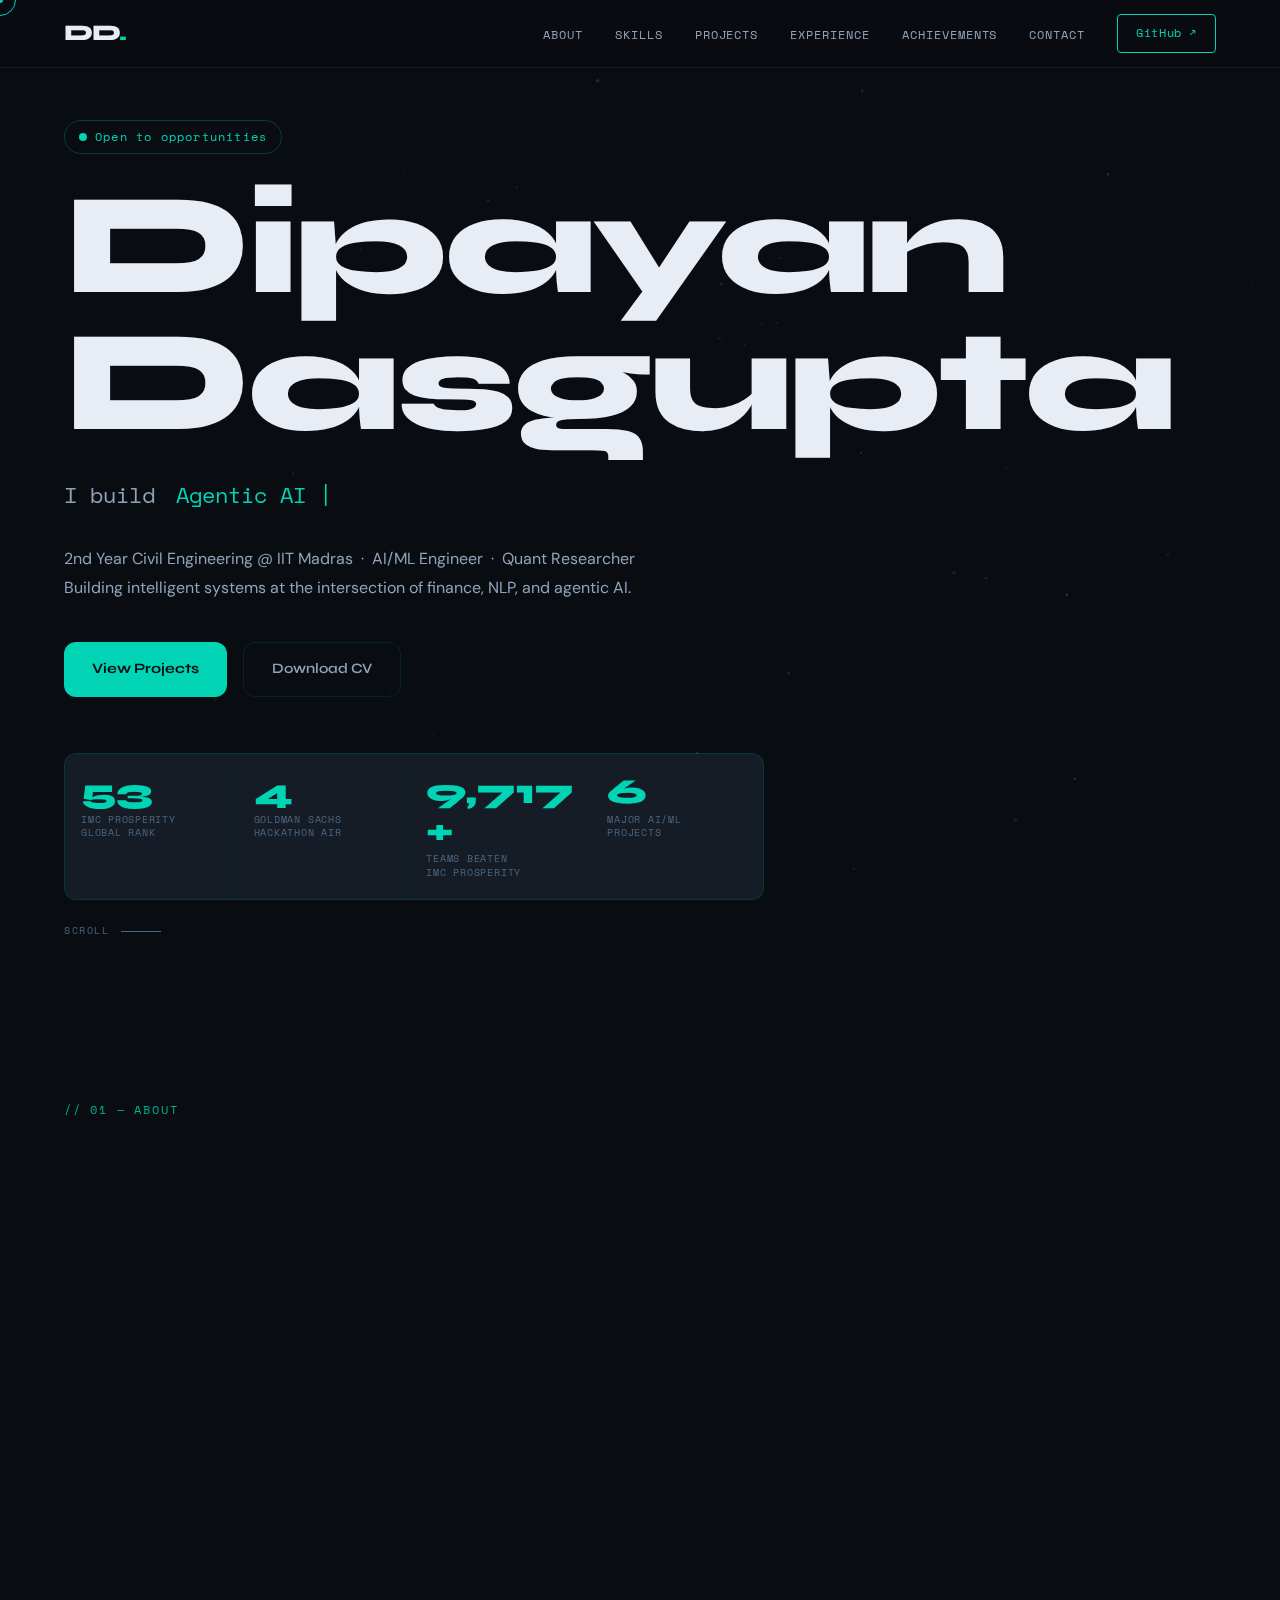
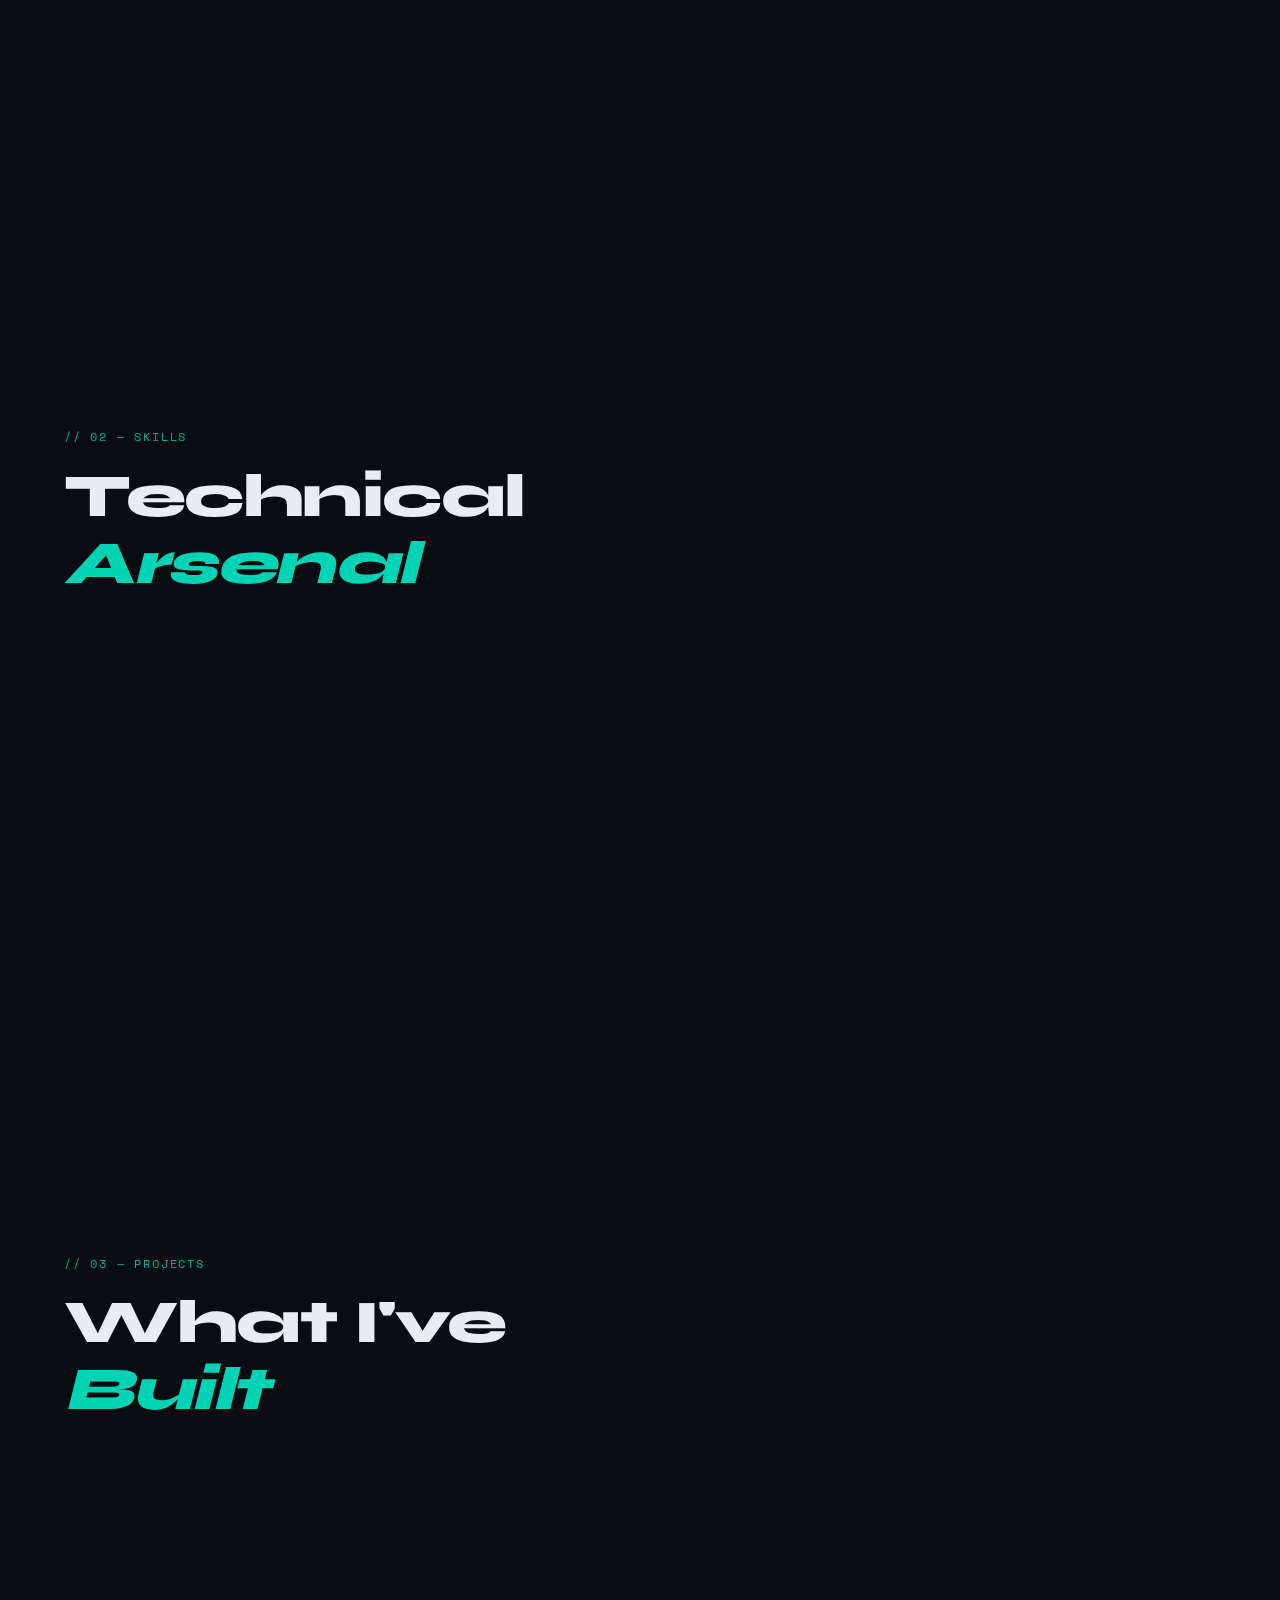
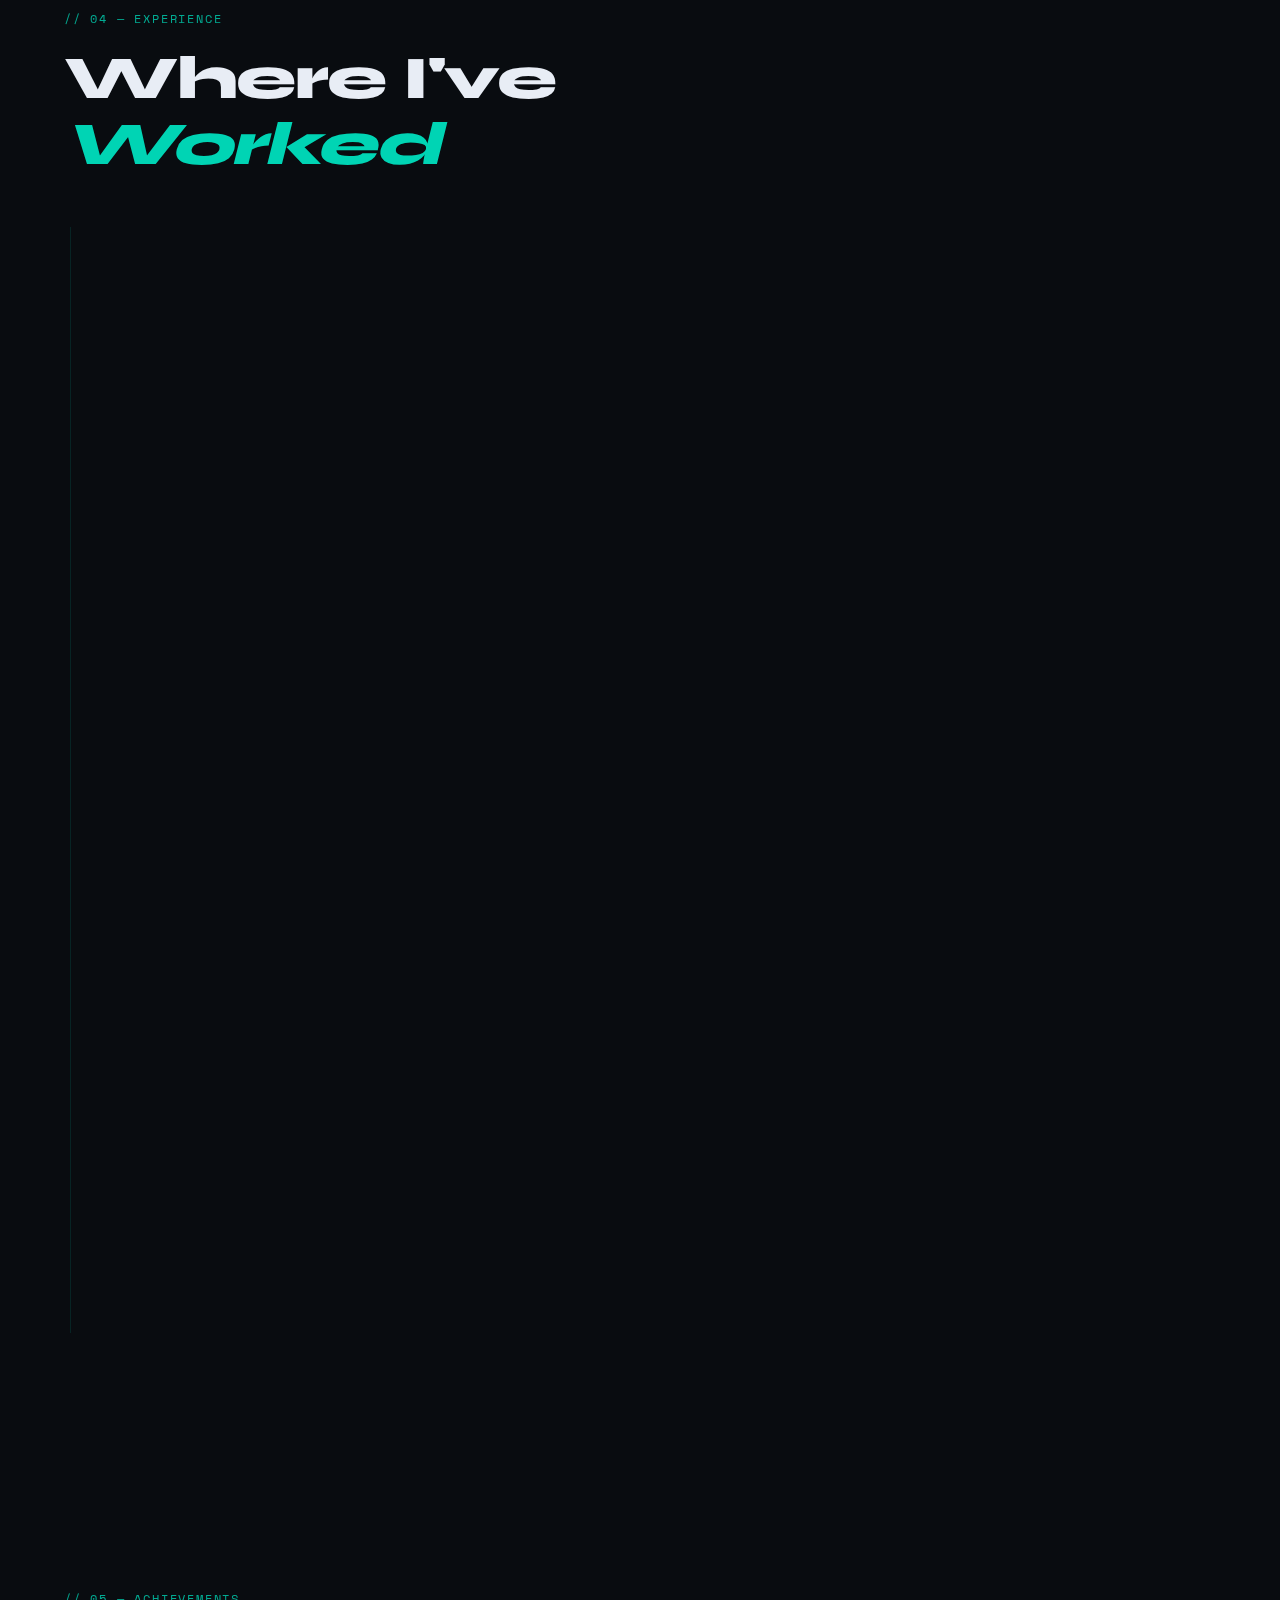
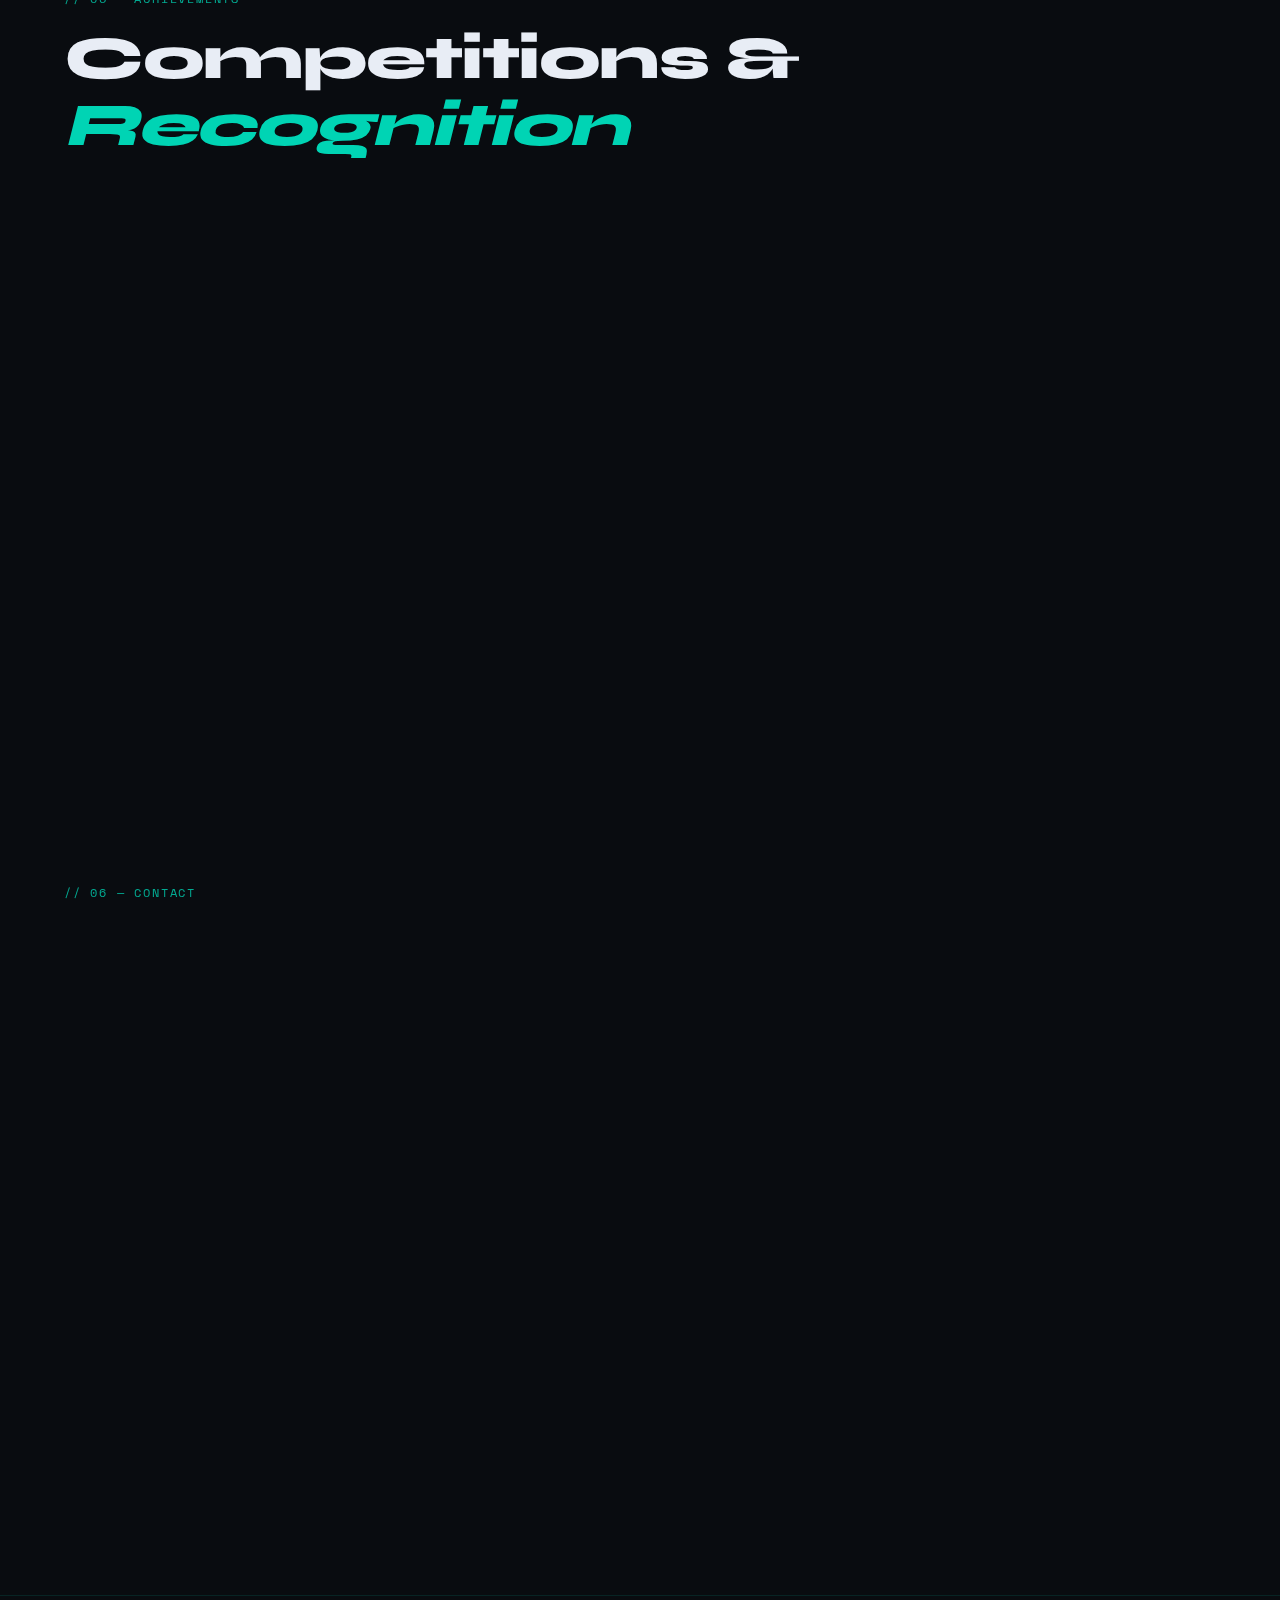
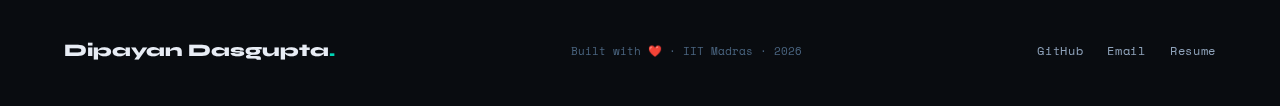
<file: index.html>
<!DOCTYPE html>
<html lang="en">
<head>
  <meta charset="UTF-8" />
  <meta name="viewport" content="width=device-width, initial-scale=1.0" />
  <title>Dipayan Dasgupta — AI/ML Engineer</title>
  <link rel="preconnect" href="https://fonts.googleapis.com" />
  <link href="https://fonts.googleapis.com/css2?family=Space+Mono:ital,wght@0,400;0,700;1,400&family=Syne:wght@400;600;700;800&family=DM+Sans:wght@300;400;500&display=swap" rel="stylesheet" />
  <link rel="stylesheet" href="css/style.css" />
</head>
<body>

  <!-- ===== CANVAS BACKGROUND ===== -->
  <canvas id="bg-canvas"></canvas>

  <!-- ===== CURSOR ===== -->
  <div class="cursor-dot"></div>
  <div class="cursor-ring"></div>

  <!-- ===== NAV ===== -->
  <nav id="navbar">
    <div class="nav-logo">DD<span class="accent">.</span></div>
    <ul class="nav-links">
      <li><a href="#about">About</a></li>
      <li><a href="#skills">Skills</a></li>
      <li><a href="#projects">Projects</a></li>
      <li><a href="#experience">Experience</a></li>
      <li><a href="#achievements">Achievements</a></li>
      <li><a href="#contact">Contact</a></li>
    </ul>
    <a href="https://github.com/DipayanDasgupta" target="_blank" class="nav-cta">GitHub ↗</a>
    <div class="nav-hamburger" id="hamburger">
      <span></span><span></span><span></span>
    </div>
  </nav>

  <!-- ===== HERO ===== -->
  <section id="hero">
    <div class="hero-tag"><span class="dot-pulse"></span> Open to opportunities</div>
    <h1 class="hero-name">
      <span class="line-reveal">Dipayan</span><br/>
      <span class="line-reveal delay-1">Dasgupta</span>
    </h1>
    <div class="hero-roles">
      <span class="role-prefix">I build</span>
      <span class="typed-text" id="typed"></span>
      <span class="cursor-blink">|</span>
    </div>
    <p class="hero-sub fade-in-up">
      2nd Year Civil Engineering @ IIT Madras &nbsp;·&nbsp; AI/ML Engineer &nbsp;·&nbsp; Quant Researcher<br/>
      Building intelligent systems at the intersection of finance, NLP, and agentic AI.
    </p>
    <div class="hero-cta-group fade-in-up delay-2">
      <a href="#projects" class="btn-primary">View Projects</a>
      <a href="RESUME_DIPAYAN_DASGUPTA.pdf" target="_blank" class="btn-outline">Download CV</a>
    </div>
    <div class="hero-stats fade-in-up delay-3">
      <div class="stat-card">
        <span class="stat-num" data-count="66">0</span>
        <span class="stat-label">IMC Prosperity<br/>Global Rank</span>
      </div>
      <div class="stat-card">
        <span class="stat-num" data-count="5">0</span>
        <span class="stat-label">Goldman Sachs<br/>Hackathon AIR</span>
      </div>
      <div class="stat-card">
        <span class="stat-num" data-count="12000">0</span><span class="stat-suffix">+</span>
        <span class="stat-label">Teams Beaten<br/>IMC Prosperity</span>
      </div>
      <div class="stat-card">
        <span class="stat-num" data-count="8">0</span>
        <span class="stat-label">Major AI/ML<br/>Projects</span>
      </div>
    </div>
    <div class="scroll-hint">
      <span>Scroll</span>
      <div class="scroll-line"></div>
    </div>
  </section>

  <!-- ===== ABOUT ===== -->
  <section id="about">
    <div class="section-label">// 01 — About</div>
    <div class="about-grid">
      <div class="about-image-wrap">
        <!-- PLACEHOLDER: Replace src with your photo -->
        <div class="img-placeholder" data-label="Your Photo (400×500px)" style="width:100%;aspect-ratio:4/5;">
          <div class="placeholder-inner">
            <svg width="48" height="48" viewBox="0 0 24 24" fill="none" stroke="currentColor" stroke-width="1.5"><circle cx="12" cy="8" r="4"/><path d="M4 20c0-4 3.6-7 8-7s8 3 8 7"/></svg>
            <p>Profile Photo</p>
            <span>400 × 500 px</span>
          </div>
        </div>
        <div class="about-badge"><span>IIT Madras</span><br/>CE24B059</div>
      </div>
      <div class="about-content">
        <h2 class="section-title">The Builder<br/><em>Behind the Code</em></h2>
        <p>I'm a 2nd-year Civil Engineering student at IIT Madras who wandered into AI and never looked back. I build production-grade intelligent systems — from agentic RAG pipelines and LLM-powered tools to quantitative finance engines and multimodal AI applications.</p>
        <p>Currently founding <strong>Turia Labs</strong>, a supply chain intelligence platform that predicts market movements 24–72 hours before news headlines using maritime data and agentic AI. Also doing on-site work at <strong>ICICI AMC Prudential</strong> in portfolio optimization using ML and sentiment analysis.</p>
        <p>When I'm not building, I'm competing — Global Rank 66 at IMC Prosperity (12,000+ teams), AIR 5 at Goldman Sachs Hackathon, and consistently placing in national-level quant and ML competitions.</p>
        <div class="about-pills">
          <span>Agentic AI</span>
          <span>Quant Finance</span>
          <span>LLM Engineering</span>
          <span>RAG Systems</span>
          <span>Full Stack</span>
          <span>MLOps</span>
        </div>
        <div class="about-links">
          <a href="https://github.com/DipayanDasgupta" target="_blank">GitHub ↗</a>
          <a href="https://linkedin.com" target="_blank">LinkedIn ↗</a>
          <a href="mailto:ce24b059@smail.iitm.ac.in">Email ↗</a>
        </div>
      </div>
    </div>
  </section>

  <!-- ===== SKILLS ===== -->
  <section id="skills">
    <div class="section-label">// 02 — Skills</div>
    <h2 class="section-title">Technical<br/><em>Arsenal</em></h2>
    <div class="skills-grid">

      <div class="skill-category">
        <div class="skill-cat-header"><span class="cat-icon">⚡</span>Languages</div>
        <div class="skill-tags">
          <span class="skill-tag hot">Python</span>
          <span class="skill-tag hot">C++</span>
          <span class="skill-tag">JavaScript</span>
          <span class="skill-tag">Rust</span>
          <span class="skill-tag">Dart</span>
          <span class="skill-tag">SQL</span>
          <span class="skill-tag">NoSQL</span>
        </div>
      </div>

      <div class="skill-category">
        <div class="skill-cat-header"><span class="cat-icon">🧠</span>AI / ML</div>
        <div class="skill-tags">
          <span class="skill-tag hot">PyTorch</span>
          <span class="skill-tag hot">TensorFlow</span>
          <span class="skill-tag hot">LangChain</span>
          <span class="skill-tag hot">LangGraph</span>
          <span class="skill-tag hot">RAG</span>
          <span class="skill-tag">ChromaDB</span>
          <span class="skill-tag">FAISS</span>
          <span class="skill-tag">Scikit-Learn</span>
        </div>
      </div>

      <div class="skill-category">
        <div class="skill-cat-header"><span class="cat-icon">🤖</span>LLM / GenAI</div>
        <div class="skill-tags">
          <span class="skill-tag hot">Gemini</span>
          <span class="skill-tag hot">OpenAI</span>
          <span class="skill-tag">Groq</span>
          <span class="skill-tag">ElevenLabs</span>
          <span class="skill-tag">D-ID</span>
          <span class="skill-tag">Whisper</span>
          <span class="skill-tag">Prompt Eng.</span>
        </div>
      </div>

      <div class="skill-category">
        <div class="skill-cat-header"><span class="cat-icon">🔧</span>Backend</div>
        <div class="skill-tags">
          <span class="skill-tag hot">FastAPI</span>
          <span class="skill-tag">Flask</span>
          <span class="skill-tag">Node.js</span>
          <span class="skill-tag">Celery</span>
          <span class="skill-tag">Redis</span>
          <span class="skill-tag hot">Docker</span>
          <span class="skill-tag">REST APIs</span>
          <span class="skill-tag">Streamlit</span>
        </div>
      </div>

      <div class="skill-category">
        <div class="skill-cat-header"><span class="cat-icon">🛠</span>Tools & Others</div>
        <div class="skill-tags">
          <span class="skill-tag">Git</span>
          <span class="skill-tag">Linux</span>
          <span class="skill-tag">Playwright</span>
          <span class="skill-tag">Selenium</span>
          <span class="skill-tag">Scrapy</span>
          <span class="skill-tag">spaCy</span>
          <span class="skill-tag">OCR</span>
          <span class="skill-tag">OpenCV</span>
          <span class="skill-tag">React</span>
          <span class="skill-tag">Next.js</span>
        </div>
      </div>

      <div class="skill-category">
        <div class="skill-cat-header"><span class="cat-icon">📈</span>Quant / Finance</div>
        <div class="skill-tags">
          <span class="skill-tag hot">Portfolio Optimization</span>
          <span class="skill-tag">Backtesting</span>
          <span class="skill-tag">Risk Parity</span>
          <span class="skill-tag">Fama-French</span>
          <span class="skill-tag">QuantStats</span>
          <span class="skill-tag">yfinance</span>
          <span class="skill-tag">DRL Trading</span>
        </div>
      </div>

    </div>
  </section>

  <!-- ===== PROJECTS ===== -->
  <section id="projects">
    <div class="section-label">// 03 — Projects</div>
    <h2 class="section-title">What I've<br/><em>Built</em></h2>

    <!-- Featured Project -->
    <div class="project-featured">
      <div class="project-featured-img">
        <!-- PLACEHOLDER: Replace with project screenshot -->
        <div class="img-placeholder" data-label="Turia Labs Dashboard Screenshot (1200×700px)" style="width:100%;aspect-ratio:12/7;">
          <div class="placeholder-inner">
            <svg width="48" height="48" viewBox="0 0 24 24" fill="none" stroke="currentColor" stroke-width="1.5"><rect x="2" y="3" width="20" height="14" rx="2"/><path d="M8 21h8M12 17v4"/></svg>
            <p>Dashboard Screenshot</p>
            <span>1200 × 700 px</span>
          </div>
        </div>
        <div class="project-badge-live">🟢 Live / Active</div>
      </div>
      <div class="project-featured-content">
        <div class="project-date">Feb 2026 — Present</div>
        <h3>Turia Labs: Sovereign Supply Chain Intelligence</h3>
        <p class="project-role">Founder & Lead Architect</p>
        <p>An end-to-end platform generating <strong>"physical alpha"</strong> by analyzing maritime data to predict market movements <strong>24–72 hours before news headlines</strong>. Scrapes 7 major Indian ports, uses LangGraph + Gemini 2.5 for agentic investigation of supply chain anomalies.</p>
        <div class="project-tech">
          <span>LangGraph</span><span>Gemini 2.5</span><span>FastAPI</span><span>Next.js</span><span>Playwright</span><span>SQLAlchemy</span>
        </div>
        <div class="project-links">
          <a href="https://github.com/DipayanDasgupta" class="btn-ghost" target="_blank">GitHub ↗</a>
        </div>
      </div>
    </div>

    <!-- Project Grid -->
    <div class="projects-grid">

      <div class="project-card" data-index="0">
        <div class="project-card-img">
          <div class="img-placeholder" data-label="KDSH Hackathon Screenshot (600×340px)" style="width:100%;aspect-ratio:16/9;">
            <div class="placeholder-inner"><svg width="32" height="32" viewBox="0 0 24 24" fill="none" stroke="currentColor" stroke-width="1.5"><path d="M12 20h9M16.5 3.5a2.121 2.121 0 013 3L7 19l-4 1 1-4L16.5 3.5z"/></svg><p>Project Screenshot</p><span>600 × 340 px</span></div>
          </div>
        </div>
        <div class="project-card-body">
          <div class="project-card-tag">🏆 KDSH 2026 Finalist · Top 10</div>
          <h4>AI Narrative Consistency Checker</h4>
          <p>Multi-agent RAG with adversarial <em>Prosecutor vs. Defender</em> architecture to verify narrative consistency across 100k+ word novels. Real-time ingestion via Pathway VectorStoreServer.</p>
          <div class="project-tech"><span>Pathway</span><span>Gemini 2.5</span><span>RAG</span><span>Python</span></div>
          <div class="project-links"><a href="https://github.com/DipayanDasgupta" target="_blank">View Code ↗</a></div>
        </div>
      </div>

      <div class="project-card" data-index="1">
        <div class="project-card-img">
          <div class="img-placeholder" data-label="Portfolio Optimizer Screenshot (600×340px)" style="width:100%;aspect-ratio:16/9;">
            <div class="placeholder-inner"><svg width="32" height="32" viewBox="0 0 24 24" fill="none" stroke="currentColor" stroke-width="1.5"><polyline points="22 12 18 12 15 21 9 3 6 12 2 12"/></svg><p>Project Screenshot</p><span>600 × 340 px</span></div>
          </div>
        </div>
        <div class="project-card-body">
          <div class="project-card-tag">📊 Quant Finance</div>
          <h4>AI Portfolio Optimizer & Backtesting Engine</h4>
          <p>Professional-grade quant investment platform with ML-driven strategy (LightGBM), walk-forward backtesting, HRP rebalancing, 30+ KPIs, and Gemini-powered natural language summaries.</p>
          <div class="project-tech"><span>LightGBM</span><span>Celery</span><span>Redis</span><span>Gemini</span><span>QuantStats</span></div>
          <div class="project-links"><a href="https://github.com/DipayanDasgupta" target="_blank">View Code ↗</a></div>
        </div>
      </div>

      <div class="project-card" data-index="2">
        <div class="project-card-img">
          <div class="img-placeholder" data-label="RAG Chatbot Screenshot (600×340px)" style="width:100%;aspect-ratio:16/9;">
            <div class="placeholder-inner"><svg width="32" height="32" viewBox="0 0 24 24" fill="none" stroke="currentColor" stroke-width="1.5"><path d="M21 15a2 2 0 01-2 2H7l-4 4V5a2 2 0 012-2h14a2 2 0 012 2z"/></svg><p>Project Screenshot</p><span>600 × 340 px</span></div>
          </div>
        </div>
        <div class="project-card-body">
          <div class="project-card-tag">🎤 Voice AI · Multimodal</div>
          <h4>Shaastra 2025 Multimodal RAG Chatbot</h4>
          <p>Local-first AI chatbot with full voice interaction (Faster-Whisper STT, Parler-TTS with Indian accent). Agentic RAG via LangGraph + Knowledge Graph hybrid search. Optimized for 6GB VRAM.</p>
          <div class="project-tech"><span>LangGraph</span><span>ChromaDB</span><span>NetworkX</span><span>Llama 3.2</span></div>
          <div class="project-links"><a href="https://github.com/DipayanDasgupta" target="_blank">View Code ↗</a></div>
        </div>
      </div>

      <div class="project-card" data-index="3">
        <div class="project-card-img">
          <div class="img-placeholder" data-label="AI Portfolio Agent Screenshot (600×340px)" style="width:100%;aspect-ratio:16/9;">
            <div class="placeholder-inner"><svg width="32" height="32" viewBox="0 0 24 24" fill="none" stroke="currentColor" stroke-width="1.5"><line x1="12" y1="20" x2="12" y2="10"/><line x1="18" y1="20" x2="18" y2="4"/><line x1="6" y1="20" x2="6" y2="16"/></svg><p>Project Screenshot</p><span>600 × 340 px</span></div>
          </div>
        </div>
        <div class="project-card-body">
          <div class="project-card-tag">🤖 AI Agent · Real-Time</div>
          <h4>AI Portfolio Agent (Real-Time Market Analysis)</h4>
          <p>Multi-page Streamlit dashboard for live Indian market tracking with AI agent creating optimal portfolios, DRL trading simulations (OpenAI Gym), risk metrics (Beta, VaR, CVaR).</p>
          <div class="project-tech"><span>Streamlit</span><span>Gemini</span><span>TensorFlow</span><span>OpenAI Gym</span></div>
          <div class="project-links"><a href="https://github.com/DipayanDasgupta" target="_blank">View Code ↗</a></div>
        </div>
      </div>

      <div class="project-card" data-index="4">
        <div class="project-card-img">
          <div class="img-placeholder" data-label="Cricket Video Generator Screenshot (600×340px)" style="width:100%;aspect-ratio:16/9;">
            <div class="placeholder-inner"><svg width="32" height="32" viewBox="0 0 24 24" fill="none" stroke="currentColor" stroke-width="1.5"><polygon points="23 7 16 12 23 17 23 7"/><rect x="1" y="5" width="15" height="14" rx="2"/></svg><p>Project Screenshot</p><span>600 × 340 px</span></div>
          </div>
        </div>
        <div class="project-card-body">
          <div class="project-card-tag">🎬 Generative Video</div>
          <h4>AI Cricket Commentary Video Generator</h4>
          <p>Automated broadcast-quality video generation: Gemini AI scripts, D-ID AI presenter with lip-sync, ElevenLabs voice cloning, MoviePy composition with animated charts.</p>
          <div class="project-tech"><span>D-ID</span><span>ElevenLabs</span><span>Gemini</span><span>MoviePy</span><span>FastAPI</span></div>
          <div class="project-links"><a href="https://github.com/DipayanDasgupta" target="_blank">View Code ↗</a></div>
        </div>
      </div>

      <div class="project-card" data-index="5">
        <div class="project-card-img">
          <div class="img-placeholder" data-label="News Analyzer Screenshot (600×340px)" style="width:100%;aspect-ratio:16/9;">
            <div class="placeholder-inner"><svg width="32" height="32" viewBox="0 0 24 24" fill="none" stroke="currentColor" stroke-width="1.5"><path d="M4 22h16a2 2 0 002-2V4a2 2 0 00-2-2H8a2 2 0 00-2 2v16a2 2 0 01-2 2zm0 0a2 2 0 01-2-2v-9c0-1.1.9-2 2-2h2"/></svg><p>Project Screenshot</p><span>600 × 340 px</span></div>
          </div>
        </div>
        <div class="project-card-body">
          <div class="project-card-tag">📰 NLP · Scraping</div>
          <h4>Sectoral News Analyzer & Custom Web Scraper</h4>
          <p>Scrapy + Playwright pipeline for Indian financial news (Moneycontrol). Dual sentiment analysis: VADER (lexical) + Gemini (contextual). Flask UI with Chart.js visualizations.</p>
          <div class="project-tech"><span>Scrapy</span><span>Playwright</span><span>VADER</span><span>Gemini</span><span>Flask</span></div>
          <div class="project-links"><a href="https://github.com/DipayanDasgupta" target="_blank">View Code ↗</a></div>
        </div>
      </div>

    </div>
  </section>

  <!-- ===== EXPERIENCE ===== -->
  <section id="experience">
    <div class="section-label">// 04 — Experience</div>
    <h2 class="section-title">Where I've<br/><em>Worked</em></h2>
    <div class="timeline">

      <div class="timeline-item">
        <div class="timeline-dot"></div>
        <div class="timeline-date">Feb 2026 — Present</div>
        <div class="timeline-card">
          <div class="tl-header">
            <div class="tl-img">
              <div class="img-placeholder" data-label="Turia Labs Logo (80×80px)" style="width:80px;height:80px;">
                <div class="placeholder-inner small"><span>Logo</span></div>
              </div>
            </div>
            <div>
              <h4>Founder & Lead Architect</h4>
              <p class="tl-company">Turia Labs</p>
            </div>
          </div>
          <p>Building a sovereign supply chain intelligence platform using agentic AI and maritime data to generate trading signals 24–72 hours ahead of market-moving news.</p>
          <div class="project-tech"><span>LangGraph</span><span>Gemini 2.5</span><span>FastAPI</span><span>Next.js</span></div>
        </div>
      </div>

      <div class="timeline-item">
        <div class="timeline-dot"></div>
        <div class="timeline-date">Jun 2025 — Present</div>
        <div class="timeline-card">
          <div class="tl-header">
            <div class="tl-img">
              <div class="img-placeholder" data-label="ICICI AMC Logo (80×80px)" style="width:80px;height:80px;">
                <div class="placeholder-inner small"><span>Logo</span></div>
              </div>
            </div>
            <div>
              <h4>Onsite Intern</h4>
              <p class="tl-company">ICICI AMC Prudential</p>
            </div>
          </div>
          <p>Portfolio optimization using ML and LLM-based news sentiment analysis for generating trading signals in a live production environment.</p>
          <div class="project-tech"><span>ML</span><span>LLM</span><span>Sentiment Analysis</span></div>
        </div>
      </div>

      <div class="timeline-item">
        <div class="timeline-dot"></div>
        <div class="timeline-date">May 2025 — Present</div>
        <div class="timeline-card">
          <div class="tl-header">
            <div class="tl-img">
              <div class="img-placeholder" data-label="Shaastra 2026 Logo (80×80px)" style="width:80px;height:80px;">
                <div class="placeholder-inner small"><span>Logo</span></div>
              </div>
            </div>
            <div>
              <h4>MLOps Developer</h4>
              <p class="tl-company">Shaastra 2026 | Webops Club IITM</p>
            </div>
          </div>
          <p>Building LLM-integrated chatbot for the Shaastra Portal and SMAIL email classifier (Groq LLM + PostgreSQL) for campus email infrastructure.</p>
          <div class="project-tech"><span>Groq LLM</span><span>Docker</span><span>PostgreSQL</span><span>Flask</span></div>
        </div>
      </div>

      <div class="timeline-item">
        <div class="timeline-dot"></div>
        <div class="timeline-date">Jan 2025 — Mar 2025</div>
        <div class="timeline-card">
          <div class="tl-header">
            <div class="tl-img">
              <div class="img-placeholder" data-label="Everyst Group Logo (80×80px)" style="width:80px;height:80px;">
                <div class="placeholder-inner small"><span>Logo</span></div>
              </div>
            </div>
            <div>
              <h4>Remote Intern — Quant Research</h4>
              <p class="tl-company">Everyst Group</p>
            </div>
          </div>
          <p>Quantitative securities research and analysis for developing trading strategies and portfolio management solutions.</p>
          <div class="project-tech"><span>Quant Research</span><span>Trading Strategies</span></div>
        </div>
      </div>

    </div>
  </section>

  <!-- ===== ACHIEVEMENTS ===== -->
  <section id="achievements">
    <div class="section-label">// 05 — Achievements</div>
    <h2 class="section-title">Competitions &<br/><em>Recognition</em></h2>
    <div class="achievements-grid">

      <div class="ach-card gold">
        <div class="ach-rank">🥇</div>
        <h4>IMC Prosperity 2025</h4>
        <p class="ach-result">Global Rank <strong>66</strong> · India Rank <strong>9</strong></p>
        <p class="ach-desc">Out of 12,000+ teams worldwide in algorithmic trading competition.</p>
      </div>

      <div class="ach-card gold">
        <div class="ach-rank">🏆</div>
        <h4>Goldman Sachs Hackathon 2025</h4>
        <p class="ach-result">All India Rank <strong>5</strong></p>
        <p class="ach-desc">National-level hackathon for quantitative and technology problems.</p>
      </div>

      <div class="ach-card silver">
        <div class="ach-rank">🥈</div>
        <h4>KDSH 2026 Hackathon</h4>
        <p class="ach-result">Top <strong>10</strong> Finalist</p>
        <p class="ach-desc">Track: Systems Reasoning with NLP & GenAI.</p>
      </div>

      <div class="ach-card silver">
        <div class="ach-rank">🌐</div>
        <h4>WorldQuant BRAIN 2025</h4>
        <p class="ach-result"><strong>National Finals</strong></p>
        <p class="ach-desc">Selected for national finals in quantitative research competition.</p>
      </div>

      <div class="ach-card bronze">
        <div class="ach-rank">⚡</div>
        <h4>Appian Tech @ IITM</h4>
        <p class="ach-result">Rank <strong>9</strong></p>
        <p class="ach-desc">Technology competition at IIT Madras.</p>
      </div>

      <div class="ach-card bronze">
        <div class="ach-rank">💻</div>
        <h4>Codeforces</h4>
        <p class="ach-result"><strong>Specialist</strong> · Max 1600</p>
        <p class="ach-desc">Shaastra Contest 2025: Global Rank 29. IICPC Merit Certificate (AIR 440).</p>
      </div>

      <div class="ach-card">
        <div class="ach-rank">🎓</div>
        <h4>JEE Advanced 2024</h4>
        <p class="ach-result">AIR <strong>5672</strong></p>
        <p class="ach-desc">BITSAT: 323. Secured admission to IIT Madras.</p>
      </div>

      <div class="ach-card">
        <div class="ach-rank">🏦</div>
        <h4>Inter IIT Quant Contingent</h4>
        <p class="ach-result">Oct–Dec 2025</p>
        <p class="ach-desc">Ebullient Securities problem: exhaustive data analysis, trading algorithm development, regime classification.</p>
      </div>

    </div>
  </section>

  <!-- ===== CONTACT ===== -->
  <section id="contact">
    <div class="section-label">// 06 — Contact</div>
    <div class="contact-wrapper">
      <div class="contact-text">
        <h2 class="section-title">Let's Build<br/><em>Something.</em></h2>
        <p>I'm always open to interesting projects, research collaborations, and internship opportunities. Whether it's agentic AI, quant finance, or something I haven't thought of yet — let's talk.</p>
        <div class="contact-links">
          <a href="mailto:ce24b059@smail.iitm.ac.in" class="contact-link">
            <span class="contact-link-icon">✉</span>
            ce24b059@smail.iitm.ac.in
          </a>
          <a href="mailto:deep.dasgupta2006@gmail.com" class="contact-link">
            <span class="contact-link-icon">✉</span>
            deep.dasgupta2006@gmail.com
          </a>
          <a href="tel:+918928315649" class="contact-link">
            <span class="contact-link-icon">📞</span>
            +91 8928315649
          </a>
          <a href="https://github.com/DipayanDasgupta" target="_blank" class="contact-link">
            <span class="contact-link-icon">⌥</span>
            github.com/DipayanDasgupta
          </a>
        </div>
      </div>
      <div class="contact-form-wrap">
        <form class="contact-form" id="contactForm">
          <div class="form-row">
            <input type="text" placeholder="Your Name" required />
            <input type="email" placeholder="Your Email" required />
          </div>
          <input type="text" placeholder="Subject" />
          <textarea rows="5" placeholder="Your message..."></textarea>
          <button type="submit" class="btn-primary">Send Message →</button>
        </form>
      </div>
    </div>
  </section>

  <!-- ===== FOOTER ===== -->
  <footer>
    <div class="footer-inner">
      <div class="footer-logo">Dipayan Dasgupta<span class="accent">.</span></div>
      <p>Built with ❤️ · IIT Madras · 2026</p>
      <div class="footer-links">
        <a href="https://github.com/DipayanDasgupta" target="_blank">GitHub</a>
        <a href="mailto:ce24b059@smail.iitm.ac.in">Email</a>
        <a href="RESUME_DIPAYAN_DASGUPTA.pdf" target="_blank">Resume</a>
      </div>
    </div>
  </footer>

  <script src="js/main.js"></script>
</body>
</html>
</file>
<file: css/style.css>
/* ============================================================
   DIPAYAN DASGUPTA — PORTFOLIO
   Aesthetic: Dark Terminal-Meets-Bloomberg · Futuristic Data
   ============================================================ */

/* ---- TOKENS ---- */
:root {
  --bg: #090c10;
  --bg2: #0e1117;
  --bg3: #141920;
  --surface: #161c25;
  --surface2: #1e2733;
  --border: rgba(0,210,180,0.12);
  --accent: #00d4b4;
  --accent2: #00a8ff;
  --accent3: #ff6b35;
  --gold: #f5c518;
  --text: #e8edf5;
  --text2: #8fa3bb;
  --text3: #4a6580;
  --font-display: 'Syne', sans-serif;
  --font-mono: 'Space Mono', monospace;
  --font-body: 'DM Sans', sans-serif;
  --radius: 12px;
  --radius-lg: 20px;
  --shadow: 0 8px 40px rgba(0,0,0,0.5);
  --glow: 0 0 30px rgba(0,212,180,0.15);
}

/* ---- RESET ---- */
*, *::before, *::after { box-sizing: border-box; margin: 0; padding: 0; }
html { scroll-behavior: smooth; font-size: 16px; }
body {
  background: var(--bg);
  color: var(--text);
  font-family: var(--font-body);
  line-height: 1.7;
  overflow-x: hidden;
  cursor: none;
}
a { color: inherit; text-decoration: none; }
img { display: block; max-width: 100%; }
ul { list-style: none; }

/* ---- CANVAS BG ---- */
#bg-canvas {
  position: fixed;
  top: 0; left: 0;
  width: 100%; height: 100%;
  z-index: 0;
  pointer-events: none;
  opacity: 0.35;
}

/* ---- CUSTOM CURSOR ---- */
.cursor-dot {
  position: fixed;
  width: 6px; height: 6px;
  background: var(--accent);
  border-radius: 50%;
  pointer-events: none;
  z-index: 9999;
  transform: translate(-50%, -50%);
  transition: transform 0.05s;
}
.cursor-ring {
  position: fixed;
  width: 32px; height: 32px;
  border: 1.5px solid rgba(0,212,180,0.5);
  border-radius: 50%;
  pointer-events: none;
  z-index: 9998;
  transform: translate(-50%, -50%);
  transition: transform 0.12s ease, width 0.2s, height 0.2s, border-color 0.2s;
}
body:hover .cursor-ring { border-color: var(--accent); }
a:hover ~ .cursor-ring, button:hover ~ .cursor-ring { width: 48px; height: 48px; }

/* ---- SCROLLBAR ---- */
::-webkit-scrollbar { width: 4px; }
::-webkit-scrollbar-track { background: var(--bg); }
::-webkit-scrollbar-thumb { background: var(--accent); border-radius: 2px; }

/* ============================================================
   NAVBAR
   ============================================================ */
#navbar {
  position: fixed;
  top: 0; left: 0; right: 0;
  z-index: 1000;
  display: flex;
  align-items: center;
  padding: 0 5%;
  height: 68px;
  background: rgba(9,12,16,0.85);
  backdrop-filter: blur(16px);
  border-bottom: 1px solid var(--border);
  transition: background 0.3s;
}
.nav-logo {
  font-family: var(--font-display);
  font-weight: 800;
  font-size: 1.4rem;
  letter-spacing: -1px;
  color: var(--text);
  margin-right: auto;
}
.nav-links {
  display: flex;
  gap: 2rem;
  margin: 0 2rem;
}
.nav-links a {
  font-family: var(--font-mono);
  font-size: 0.75rem;
  color: var(--text2);
  text-transform: uppercase;
  letter-spacing: 0.08em;
  transition: color 0.2s;
  position: relative;
}
.nav-links a::after {
  content: '';
  position: absolute;
  bottom: -4px; left: 0;
  width: 0; height: 1px;
  background: var(--accent);
  transition: width 0.3s;
}
.nav-links a:hover { color: var(--accent); }
.nav-links a:hover::after { width: 100%; }
.nav-cta {
  font-family: var(--font-mono);
  font-size: 0.75rem;
  padding: 8px 18px;
  border: 1px solid var(--accent);
  border-radius: 4px;
  color: var(--accent);
  letter-spacing: 0.05em;
  transition: background 0.2s, color 0.2s;
}
.nav-cta:hover { background: var(--accent); color: var(--bg); }
.nav-hamburger { display: none; flex-direction: column; gap: 5px; cursor: pointer; }
.nav-hamburger span { display: block; width: 24px; height: 2px; background: var(--text); border-radius: 2px; transition: 0.3s; }

/* ============================================================
   COMMON
   ============================================================ */
section {
  position: relative;
  z-index: 1;
  padding: 100px 5% 80px;
  max-width: 1300px;
  margin: 0 auto;
}
.section-label {
  font-family: var(--font-mono);
  font-size: 0.75rem;
  color: var(--accent);
  letter-spacing: 0.15em;
  text-transform: uppercase;
  margin-bottom: 1rem;
  opacity: 0.8;
}
.section-title {
  font-family: var(--font-display);
  font-size: clamp(2.2rem, 5vw, 3.8rem);
  font-weight: 800;
  line-height: 1.1;
  letter-spacing: -1.5px;
  margin-bottom: 2.5rem;
  color: var(--text);
}
.section-title em {
  font-style: italic;
  color: var(--accent);
}
.accent { color: var(--accent); }

/* Buttons */
.btn-primary {
  display: inline-flex;
  align-items: center;
  gap: 8px;
  padding: 14px 28px;
  background: var(--accent);
  color: var(--bg);
  font-family: var(--font-display);
  font-weight: 700;
  font-size: 0.9rem;
  border-radius: var(--radius);
  border: none;
  cursor: pointer;
  transition: transform 0.2s, box-shadow 0.2s;
}
.btn-primary:hover { transform: translateY(-2px); box-shadow: 0 8px 24px rgba(0,212,180,0.35); }
.btn-outline {
  display: inline-flex;
  align-items: center;
  padding: 14px 28px;
  border: 1.5px solid var(--border);
  border-radius: var(--radius);
  color: var(--text2);
  font-family: var(--font-display);
  font-weight: 600;
  font-size: 0.9rem;
  transition: border-color 0.2s, color 0.2s;
}
.btn-outline:hover { border-color: var(--accent); color: var(--accent); }
.btn-ghost {
  font-family: var(--font-mono);
  font-size: 0.8rem;
  color: var(--accent);
  letter-spacing: 0.05em;
  padding: 6px 0;
  border-bottom: 1px solid transparent;
  transition: border-color 0.2s;
}
.btn-ghost:hover { border-color: var(--accent); }

/* Image Placeholders */
.img-placeholder {
  background: var(--surface);
  border: 1.5px dashed var(--border);
  border-radius: var(--radius);
  overflow: hidden;
  position: relative;
  display: flex;
  align-items: center;
  justify-content: center;
  transition: border-color 0.3s;
}
.img-placeholder:hover { border-color: var(--accent); }
.placeholder-inner {
  display: flex;
  flex-direction: column;
  align-items: center;
  gap: 8px;
  text-align: center;
  padding: 20px;
  color: var(--text3);
}
.placeholder-inner svg { color: var(--text3); }
.placeholder-inner p {
  font-family: var(--font-mono);
  font-size: 0.75rem;
  color: var(--text2);
}
.placeholder-inner span {
  font-family: var(--font-mono);
  font-size: 0.65rem;
  color: var(--text3);
  background: var(--bg2);
  padding: 2px 8px;
  border-radius: 4px;
}
.placeholder-inner.small { padding: 8px; }
.placeholder-inner.small span {
  font-size: 0.6rem;
  padding: 2px 4px;
}

/* Tags shared */
.project-tech {
  display: flex;
  flex-wrap: wrap;
  gap: 6px;
  margin-top: 12px;
}
.project-tech span {
  font-family: var(--font-mono);
  font-size: 0.68rem;
  padding: 3px 10px;
  background: rgba(0,212,180,0.08);
  border: 1px solid rgba(0,212,180,0.2);
  border-radius: 4px;
  color: var(--accent);
  letter-spacing: 0.04em;
}

/* Scroll reveal */
.reveal {
  opacity: 0;
  transform: translateY(30px);
  transition: opacity 0.6s ease, transform 0.6s ease;
}
.reveal.visible {
  opacity: 1;
  transform: none;
}

/* ============================================================
   HERO
   ============================================================ */
#hero {
  min-height: 100vh;
  display: flex;
  flex-direction: column;
  justify-content: center;
  padding-top: 120px;
  position: relative;
  overflow: hidden;
}
.hero-tag {
  display: inline-flex;
  align-items: center;
  gap: 8px;
  font-family: var(--font-mono);
  font-size: 0.75rem;
  color: var(--accent);
  letter-spacing: 0.1em;
  margin-bottom: 1.5rem;
  padding: 6px 14px;
  border: 1px solid rgba(0,212,180,0.25);
  border-radius: 100px;
  width: fit-content;
}
.dot-pulse {
  width: 8px; height: 8px;
  background: var(--accent);
  border-radius: 50%;
  animation: pulse 2s infinite;
}
@keyframes pulse {
  0%, 100% { box-shadow: 0 0 0 0 rgba(0,212,180,0.4); }
  50% { box-shadow: 0 0 0 6px transparent; }
}

.hero-name {
  font-family: var(--font-display);
  font-size: clamp(4rem, 12vw, 9rem);
  font-weight: 800;
  line-height: 0.95;
  letter-spacing: -4px;
  color: var(--text);
  margin-bottom: 1.5rem;
}
.line-reveal {
  display: inline-block;
  animation: lineReveal 0.8s cubic-bezier(0.16,1,0.3,1) both;
}
.line-reveal.delay-1 { animation-delay: 0.15s; }
@keyframes lineReveal {
  from { opacity: 0; transform: translateY(60px); }
  to   { opacity: 1; transform: none; }
}

.hero-roles {
  font-family: var(--font-mono);
  font-size: clamp(1rem, 2.5vw, 1.4rem);
  color: var(--text2);
  margin-bottom: 1.5rem;
  min-height: 2em;
}
.role-prefix { margin-right: 8px; }
.typed-text { color: var(--accent); }
.cursor-blink { animation: blink 1s infinite; color: var(--accent); }
@keyframes blink { 0%,100%{opacity:1;} 50%{opacity:0;} }

.hero-sub {
  font-size: 1rem;
  color: var(--text2);
  max-width: 600px;
  line-height: 1.8;
  margin-bottom: 2.5rem;
}

.hero-cta-group {
  display: flex;
  gap: 1rem;
  flex-wrap: wrap;
  margin-bottom: 3.5rem;
}

.hero-stats {
  display: grid;
  grid-template-columns: repeat(4, 1fr);
  gap: 1px;
  max-width: 700px;
  background: var(--border);
  border: 1px solid var(--border);
  border-radius: var(--radius);
  overflow: hidden;
}
.stat-card {
  background: var(--surface);
  padding: 20px 16px;
  display: flex;
  flex-direction: column;
  gap: 4px;
}
.stat-num {
  font-family: var(--font-display);
  font-size: 2.2rem;
  font-weight: 800;
  color: var(--accent);
  line-height: 1;
  letter-spacing: -1px;
}
.stat-suffix {
  font-family: var(--font-display);
  font-size: 2.2rem;
  font-weight: 800;
  color: var(--accent);
  line-height: 1;
  letter-spacing: -1px;
}
.stat-label {
  font-family: var(--font-mono);
  font-size: 0.6rem;
  color: var(--text3);
  letter-spacing: 0.08em;
  text-transform: uppercase;
  line-height: 1.4;
}

.fade-in-up { animation: fadeInUp 0.8s ease both; }
.delay-2 { animation-delay: 0.3s; }
.delay-3 { animation-delay: 0.5s; }
@keyframes fadeInUp {
  from { opacity: 0; transform: translateY(20px); }
  to   { opacity: 1; transform: none; }
}

.scroll-hint {
  position: absolute;
  bottom: 40px; left: 5%;
  display: flex;
  align-items: center;
  gap: 12px;
  font-family: var(--font-mono);
  font-size: 0.65rem;
  color: var(--text3);
  letter-spacing: 0.15em;
  text-transform: uppercase;
}
.scroll-line {
  width: 40px;
  height: 1px;
  background: var(--text3);
  position: relative;
  overflow: hidden;
}
.scroll-line::after {
  content: '';
  position: absolute;
  top: 0; left: -100%;
  width: 100%; height: 100%;
  background: var(--accent);
  animation: scrollLine 2s ease infinite;
}
@keyframes scrollLine {
  from { left: -100%; }
  to   { left: 100%; }
}

/* ============================================================
   ABOUT
   ============================================================ */
#about { padding-top: 120px; }
.about-grid {
  display: grid;
  grid-template-columns: 1fr 1.6fr;
  gap: 5rem;
  align-items: start;
}
.about-image-wrap {
  position: relative;
  max-width: 340px;
}
.about-badge {
  position: absolute;
  bottom: -16px; right: -16px;
  background: var(--surface);
  border: 1px solid var(--border);
  border-radius: var(--radius);
  padding: 14px 18px;
  font-family: var(--font-mono);
  font-size: 0.7rem;
  color: var(--text2);
  text-align: right;
  line-height: 1.6;
  box-shadow: var(--shadow);
}
.about-content p {
  color: var(--text2);
  font-size: 1rem;
  margin-bottom: 1.2rem;
  line-height: 1.8;
}
.about-content p strong { color: var(--text); }
.about-pills {
  display: flex;
  flex-wrap: wrap;
  gap: 8px;
  margin: 1.5rem 0;
}
.about-pills span {
  font-family: var(--font-mono);
  font-size: 0.72rem;
  padding: 5px 14px;
  background: var(--surface);
  border: 1px solid var(--border);
  border-radius: 100px;
  color: var(--text2);
  letter-spacing: 0.04em;
  transition: border-color 0.2s, color 0.2s;
}
.about-pills span:hover { border-color: var(--accent); color: var(--accent); }
.about-links {
  display: flex;
  gap: 1.5rem;
}
.about-links a {
  font-family: var(--font-mono);
  font-size: 0.8rem;
  color: var(--accent);
  letter-spacing: 0.06em;
  border-bottom: 1px solid transparent;
  transition: border-color 0.2s;
  padding-bottom: 2px;
}
.about-links a:hover { border-color: var(--accent); }

/* ============================================================
   SKILLS
   ============================================================ */
#skills { background: none; }
.skills-grid {
  display: grid;
  grid-template-columns: repeat(3, 1fr);
  gap: 1.5rem;
}
.skill-category {
  background: var(--surface);
  border: 1px solid var(--border);
  border-radius: var(--radius-lg);
  padding: 1.5rem;
  transition: border-color 0.3s, transform 0.3s;
}
.skill-category:hover { border-color: var(--accent); transform: translateY(-3px); }
.skill-cat-header {
  display: flex;
  align-items: center;
  gap: 8px;
  font-family: var(--font-display);
  font-weight: 700;
  font-size: 0.9rem;
  color: var(--text);
  margin-bottom: 1rem;
  padding-bottom: 0.8rem;
  border-bottom: 1px solid var(--border);
}
.cat-icon { font-size: 1rem; }
.skill-tags { display: flex; flex-wrap: wrap; gap: 6px; }
.skill-tag {
  font-family: var(--font-mono);
  font-size: 0.7rem;
  padding: 4px 10px;
  background: var(--bg3);
  border: 1px solid var(--border);
  border-radius: 4px;
  color: var(--text2);
  letter-spacing: 0.04em;
  transition: all 0.2s;
}
.skill-tag.hot {
  border-color: rgba(0,212,180,0.3);
  color: var(--accent);
  background: rgba(0,212,180,0.06);
}
.skill-tag:hover {
  border-color: var(--accent);
  color: var(--accent);
  background: rgba(0,212,180,0.1);
}

/* ============================================================
   PROJECTS
   ============================================================ */
#projects { padding-bottom: 100px; }

/* Featured */
.project-featured {
  display: grid;
  grid-template-columns: 1.2fr 1fr;
  gap: 3rem;
  align-items: center;
  background: var(--surface);
  border: 1px solid var(--border);
  border-radius: var(--radius-lg);
  padding: 2rem;
  margin-bottom: 3rem;
  position: relative;
  overflow: hidden;
  transition: border-color 0.3s;
}
.project-featured::before {
  content: 'FEATURED';
  position: absolute;
  top: 16px; right: 16px;
  font-family: var(--font-mono);
  font-size: 0.6rem;
  color: var(--accent);
  letter-spacing: 0.2em;
  padding: 4px 10px;
  background: rgba(0,212,180,0.1);
  border: 1px solid rgba(0,212,180,0.3);
  border-radius: 4px;
}
.project-featured:hover { border-color: var(--accent); box-shadow: var(--glow); }
.project-featured-img { position: relative; border-radius: var(--radius); overflow: hidden; }
.project-badge-live {
  position: absolute;
  bottom: 12px; left: 12px;
  font-family: var(--font-mono);
  font-size: 0.65rem;
  padding: 4px 10px;
  background: rgba(0,212,180,0.9);
  color: var(--bg);
  border-radius: 4px;
  font-weight: 700;
}
.project-featured-content .project-date {
  font-family: var(--font-mono);
  font-size: 0.7rem;
  color: var(--text3);
  letter-spacing: 0.08em;
  margin-bottom: 0.5rem;
}
.project-featured-content h3 {
  font-family: var(--font-display);
  font-size: 1.5rem;
  font-weight: 700;
  margin-bottom: 0.4rem;
  line-height: 1.2;
}
.project-role {
  font-family: var(--font-mono);
  font-size: 0.72rem;
  color: var(--accent);
  letter-spacing: 0.08em;
  margin-bottom: 1rem;
}
.project-featured-content p {
  color: var(--text2);
  font-size: 0.95rem;
  line-height: 1.7;
  margin-bottom: 1rem;
}
.project-links { display: flex; gap: 1rem; margin-top: 1rem; }

/* Grid */
.projects-grid {
  display: grid;
  grid-template-columns: repeat(3, 1fr);
  gap: 1.5rem;
}
.project-card {
  background: var(--surface);
  border: 1px solid var(--border);
  border-radius: var(--radius-lg);
  overflow: hidden;
  transition: transform 0.3s, border-color 0.3s, box-shadow 0.3s;
  display: flex;
  flex-direction: column;
}
.project-card:hover {
  transform: translateY(-6px);
  border-color: var(--accent);
  box-shadow: var(--glow);
}
.project-card-img { position: relative; overflow: hidden; }
.project-card-body {
  padding: 1.2rem;
  display: flex;
  flex-direction: column;
  flex: 1;
}
.project-card-tag {
  font-family: var(--font-mono);
  font-size: 0.65rem;
  color: var(--accent2);
  letter-spacing: 0.08em;
  margin-bottom: 0.5rem;
}
.project-card-body h4 {
  font-family: var(--font-display);
  font-size: 1rem;
  font-weight: 700;
  margin-bottom: 0.5rem;
  line-height: 1.3;
}
.project-card-body p {
  font-size: 0.85rem;
  color: var(--text2);
  line-height: 1.6;
  flex: 1;
}

/* ============================================================
   EXPERIENCE / TIMELINE
   ============================================================ */
#experience { padding-bottom: 100px; }
.timeline {
  position: relative;
  padding-left: 40px;
}
.timeline::before {
  content: '';
  position: absolute;
  left: 6px; top: 8px; bottom: 8px;
  width: 1px;
  background: var(--border);
}
.timeline-item {
  position: relative;
  margin-bottom: 3rem;
}
.timeline-dot {
  position: absolute;
  left: -37px;
  top: 20px;
  width: 14px; height: 14px;
  background: var(--accent);
  border-radius: 50%;
  box-shadow: 0 0 0 4px rgba(0,212,180,0.15);
  z-index: 2;
}
.timeline-date {
  font-family: var(--font-mono);
  font-size: 0.7rem;
  color: var(--text3);
  letter-spacing: 0.08em;
  margin-bottom: 0.6rem;
}
.timeline-card {
  background: var(--surface);
  border: 1px solid var(--border);
  border-radius: var(--radius-lg);
  padding: 1.5rem;
  transition: border-color 0.3s;
}
.timeline-card:hover { border-color: var(--accent); }
.tl-header {
  display: flex;
  align-items: center;
  gap: 1rem;
  margin-bottom: 1rem;
}
.tl-img { border-radius: 10px; overflow: hidden; flex-shrink: 0; }
.tl-header h4 {
  font-family: var(--font-display);
  font-size: 1.1rem;
  font-weight: 700;
}
.tl-company {
  font-family: var(--font-mono);
  font-size: 0.75rem;
  color: var(--accent);
  letter-spacing: 0.06em;
}
.timeline-card > p {
  color: var(--text2);
  font-size: 0.9rem;
  line-height: 1.7;
  margin-bottom: 0.8rem;
}

/* ============================================================
   ACHIEVEMENTS
   ============================================================ */
#achievements { padding-bottom: 100px; }
.achievements-grid {
  display: grid;
  grid-template-columns: repeat(4, 1fr);
  gap: 1.2rem;
}
.ach-card {
  background: var(--surface);
  border: 1px solid var(--border);
  border-radius: var(--radius-lg);
  padding: 1.4rem;
  transition: transform 0.3s, border-color 0.3s;
  position: relative;
  overflow: hidden;
}
.ach-card::after {
  content: '';
  position: absolute;
  inset: 0;
  background: linear-gradient(135deg, transparent 60%, rgba(0,212,180,0.04));
  pointer-events: none;
}
.ach-card:hover { transform: translateY(-4px); }
.ach-card.gold { border-color: rgba(245,197,24,0.3); }
.ach-card.gold:hover { border-color: var(--gold); box-shadow: 0 8px 32px rgba(245,197,24,0.1); }
.ach-card.silver { border-color: rgba(0,168,255,0.25); }
.ach-card.silver:hover { border-color: var(--accent2); box-shadow: 0 8px 32px rgba(0,168,255,0.1); }
.ach-card.bronze { border-color: rgba(255,107,53,0.2); }
.ach-card.bronze:hover { border-color: var(--accent3); box-shadow: 0 8px 32px rgba(255,107,53,0.1); }
.ach-rank { font-size: 1.8rem; margin-bottom: 0.5rem; }
.ach-card h4 {
  font-family: var(--font-display);
  font-size: 0.9rem;
  font-weight: 700;
  margin-bottom: 0.3rem;
  line-height: 1.3;
}
.ach-result {
  font-family: var(--font-mono);
  font-size: 0.8rem;
  color: var(--accent);
  margin-bottom: 0.5rem;
}
.ach-result strong { font-size: 1.1rem; }
.ach-desc {
  font-size: 0.78rem;
  color: var(--text3);
  line-height: 1.5;
}

/* ============================================================
   CONTACT
   ============================================================ */
#contact {
  padding-bottom: 120px;
  max-width: 1300px;
  margin: 0 auto;
}
.contact-wrapper {
  display: grid;
  grid-template-columns: 1fr 1.2fr;
  gap: 5rem;
  align-items: start;
}
.contact-text p {
  color: var(--text2);
  font-size: 1rem;
  line-height: 1.8;
  margin-bottom: 2rem;
  max-width: 420px;
}
.contact-links { display: flex; flex-direction: column; gap: 0.8rem; }
.contact-link {
  display: flex;
  align-items: center;
  gap: 12px;
  font-family: var(--font-mono);
  font-size: 0.8rem;
  color: var(--text2);
  padding: 10px 0;
  border-bottom: 1px solid var(--border);
  transition: color 0.2s;
}
.contact-link:hover { color: var(--accent); }
.contact-link-icon {
  width: 28px; height: 28px;
  display: flex;
  align-items: center;
  justify-content: center;
  background: var(--surface);
  border: 1px solid var(--border);
  border-radius: 6px;
  font-size: 0.9rem;
}

.contact-form {
  display: flex;
  flex-direction: column;
  gap: 1rem;
  background: var(--surface);
  border: 1px solid var(--border);
  border-radius: var(--radius-lg);
  padding: 2rem;
}
.form-row { display: grid; grid-template-columns: 1fr 1fr; gap: 1rem; }
.contact-form input,
.contact-form textarea {
  background: var(--bg2);
  border: 1px solid var(--border);
  border-radius: var(--radius);
  padding: 12px 16px;
  color: var(--text);
  font-family: var(--font-body);
  font-size: 0.9rem;
  outline: none;
  transition: border-color 0.2s;
  resize: vertical;
}
.contact-form input:focus,
.contact-form textarea:focus {
  border-color: var(--accent);
}
.contact-form input::placeholder,
.contact-form textarea::placeholder {
  color: var(--text3);
}
.contact-form .btn-primary { width: 100%; justify-content: center; }

/* ============================================================
   FOOTER
   ============================================================ */
footer {
  position: relative;
  z-index: 1;
  border-top: 1px solid var(--border);
  padding: 40px 5%;
}
.footer-inner {
  max-width: 1300px;
  margin: 0 auto;
  display: flex;
  align-items: center;
  justify-content: space-between;
  flex-wrap: wrap;
  gap: 1rem;
}
.footer-logo {
  font-family: var(--font-display);
  font-weight: 800;
  font-size: 1.1rem;
}
footer p {
  font-family: var(--font-mono);
  font-size: 0.7rem;
  color: var(--text3);
}
.footer-links {
  display: flex;
  gap: 1.5rem;
}
.footer-links a {
  font-family: var(--font-mono);
  font-size: 0.72rem;
  color: var(--text2);
  letter-spacing: 0.06em;
  transition: color 0.2s;
}
.footer-links a:hover { color: var(--accent); }

/* ============================================================
   MOBILE NAV MENU
   ============================================================ */
.nav-menu-open .nav-links {
  display: flex;
  flex-direction: column;
  position: fixed;
  top: 68px; left: 0; right: 0;
  background: rgba(9,12,16,0.98);
  padding: 2rem 5%;
  gap: 1.5rem;
  border-bottom: 1px solid var(--border);
  z-index: 999;
}

/* ============================================================
   RESPONSIVE
   ============================================================ */
@media (max-width: 1100px) {
  .skills-grid { grid-template-columns: repeat(2, 1fr); }
  .projects-grid { grid-template-columns: repeat(2, 1fr); }
  .achievements-grid { grid-template-columns: repeat(2, 1fr); }
}

@media (max-width: 900px) {
  .about-grid { grid-template-columns: 1fr; }
  .about-image-wrap { max-width: 280px; }
  .project-featured { grid-template-columns: 1fr; }
  .hero-stats { grid-template-columns: repeat(2, 1fr); }
  .contact-wrapper { grid-template-columns: 1fr; gap: 2.5rem; }
}

@media (max-width: 768px) {
  .nav-links { display: none; }
  .nav-cta { display: none; }
  .nav-hamburger { display: flex; }
  .hero-name { letter-spacing: -2px; }
  .hero-stats { grid-template-columns: repeat(2, 1fr); }
  .skills-grid { grid-template-columns: 1fr; }
  .projects-grid { grid-template-columns: 1fr; }
  .achievements-grid { grid-template-columns: repeat(2, 1fr); }
  .form-row { grid-template-columns: 1fr; }
  section { padding: 80px 6%; }
}

@media (max-width: 480px) {
  .hero-cta-group { flex-direction: column; }
  .achievements-grid { grid-template-columns: 1fr; }
  .hero-stats { grid-template-columns: 1fr 1fr; }
}
</file>
